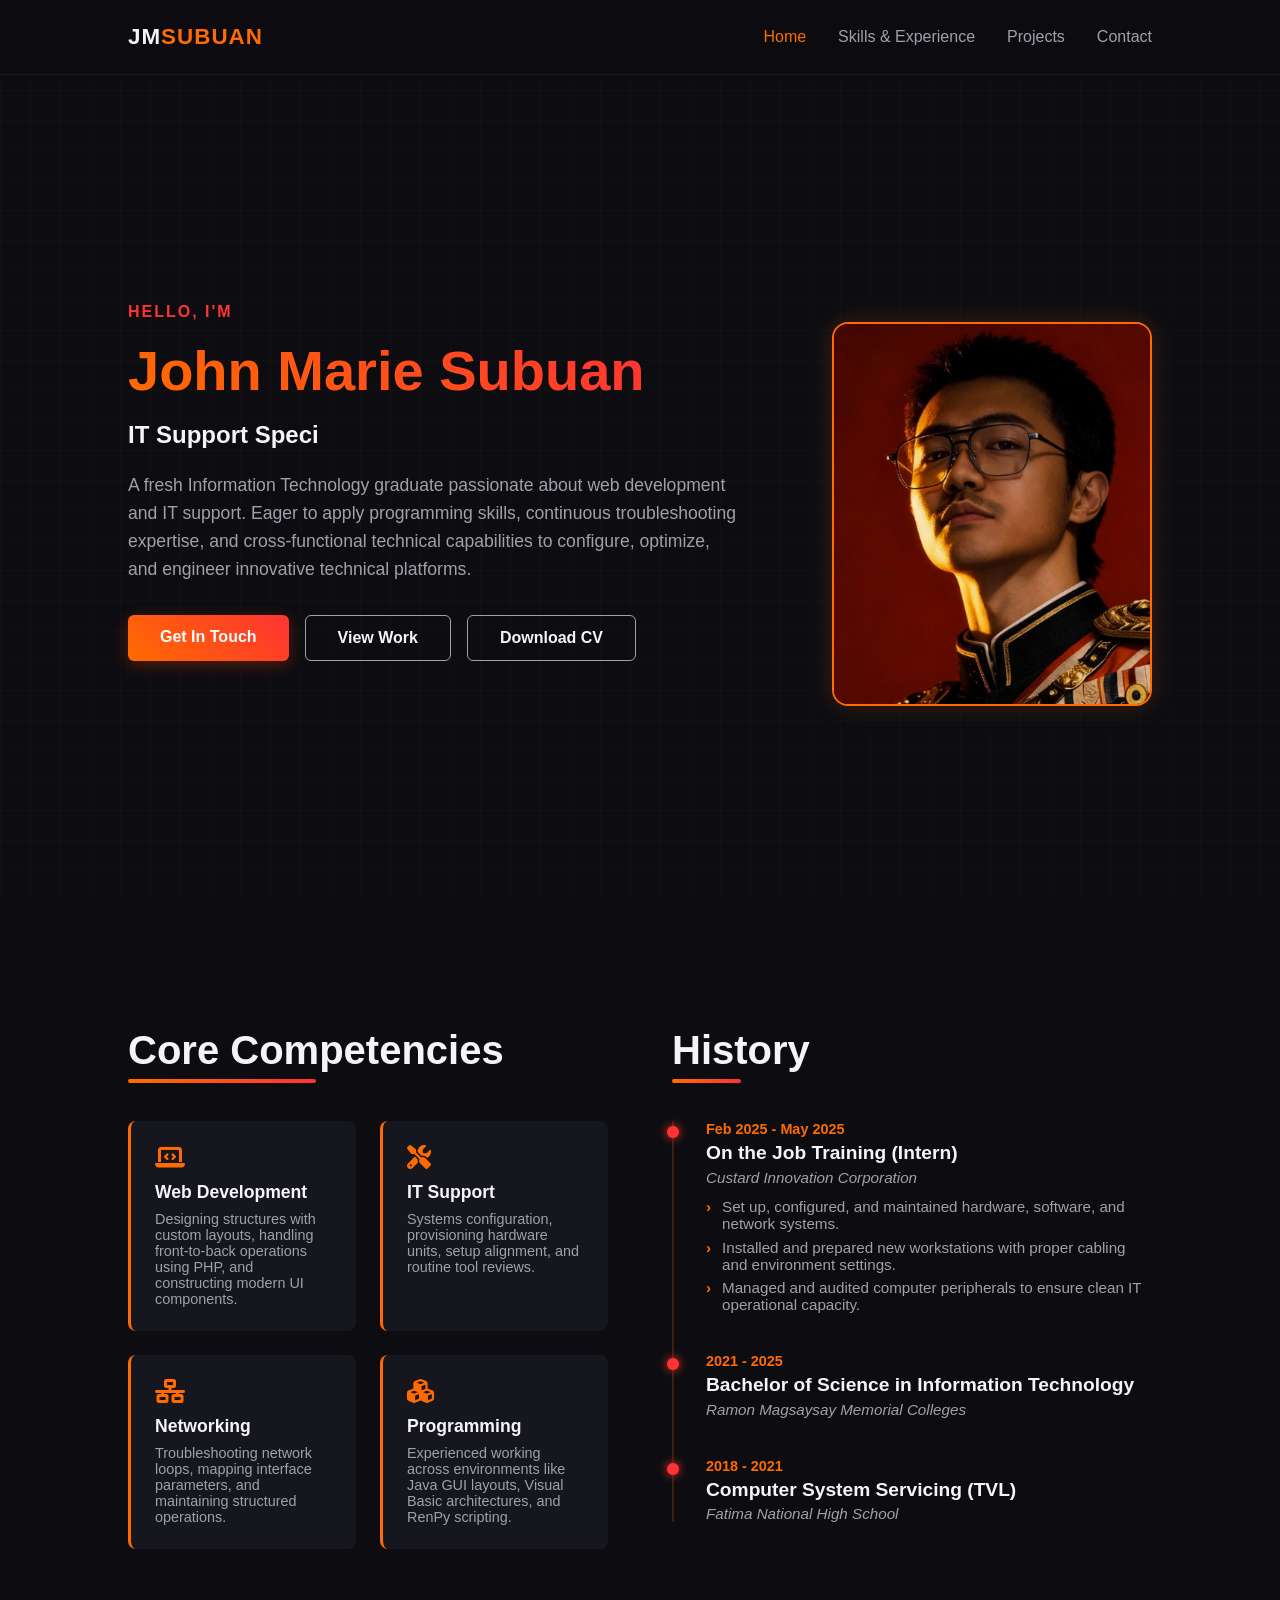
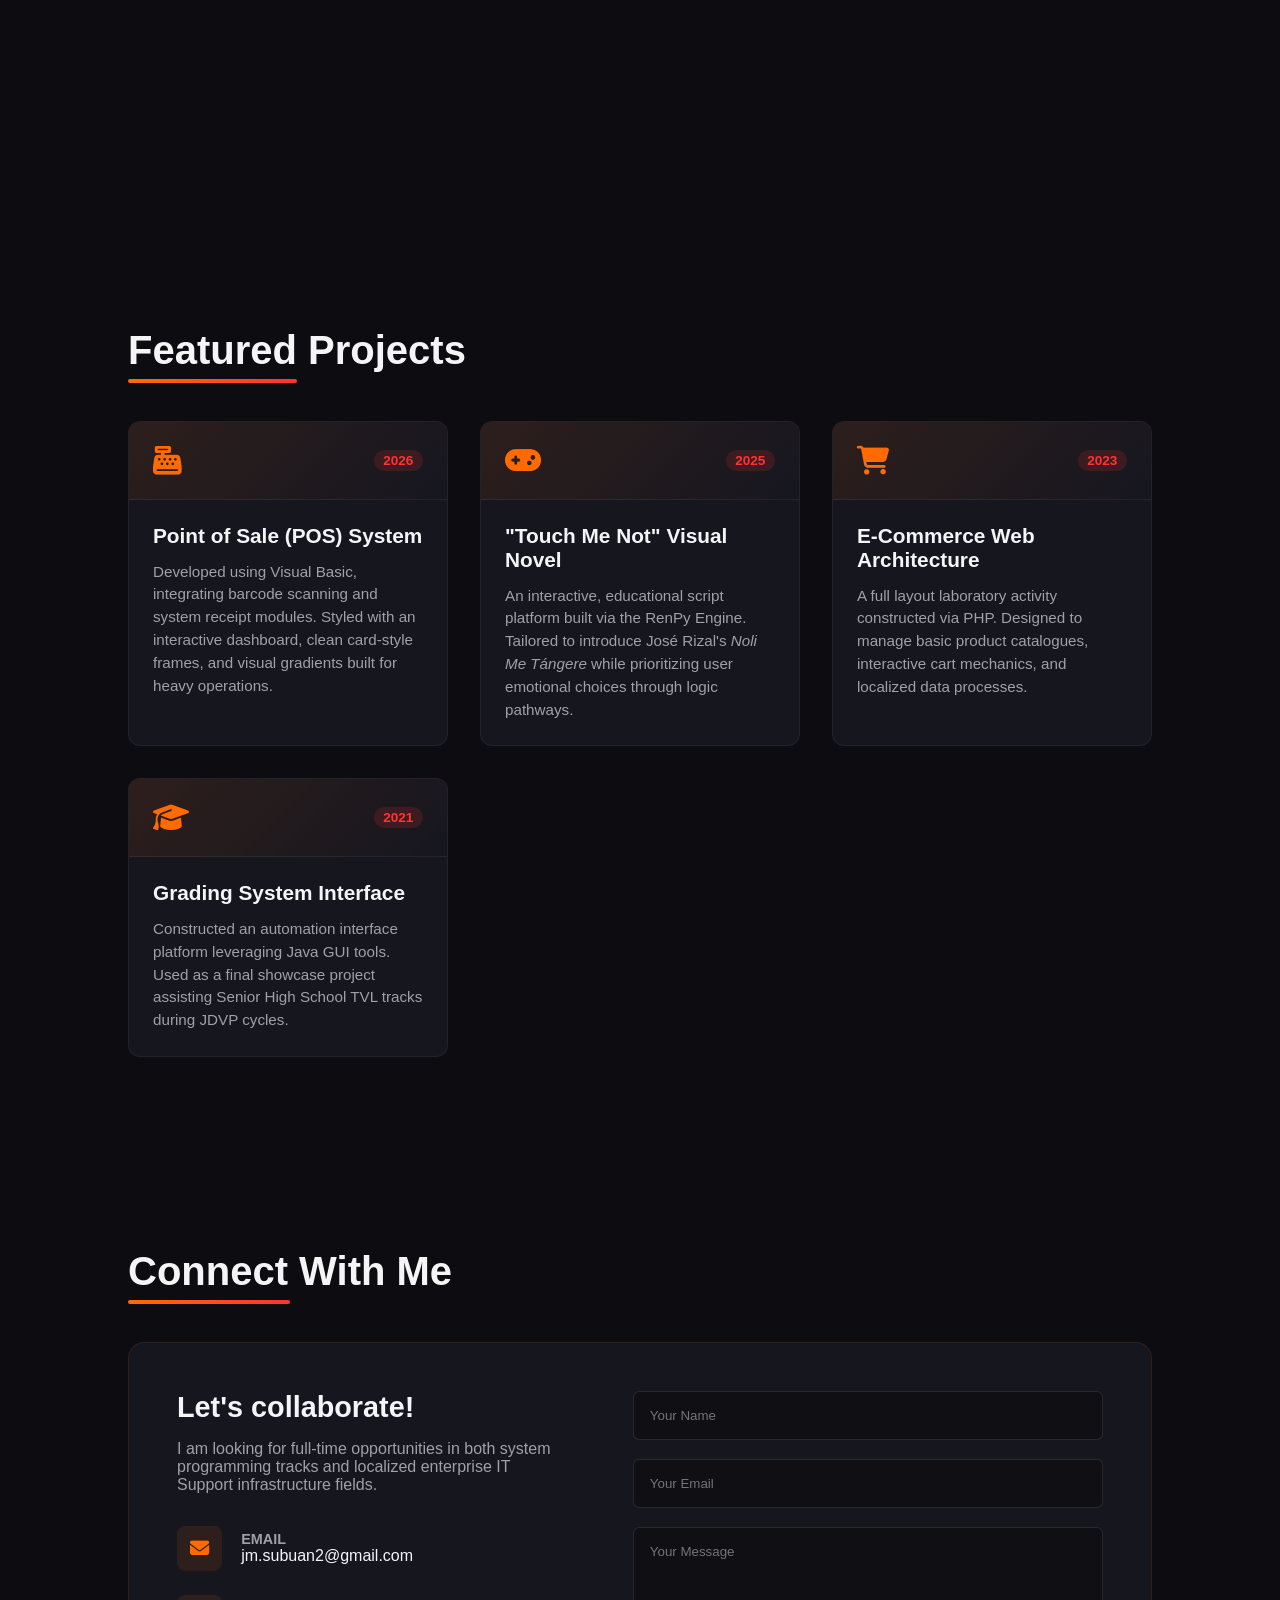
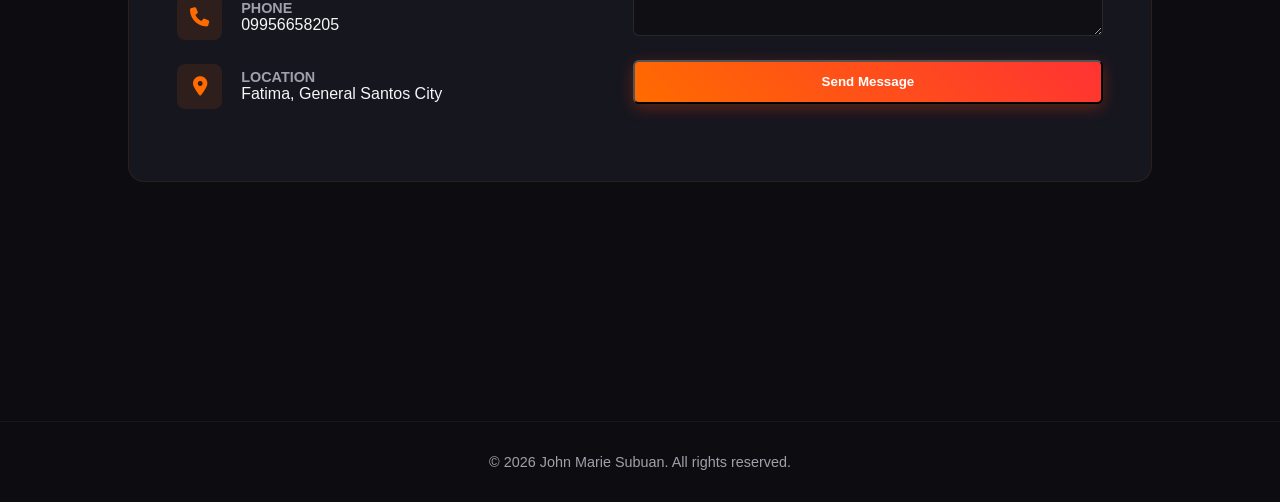
<file: index.html>
<!DOCTYPE html>
<html lang="en">
<head>
    <meta charset="UTF-8">
    <meta name="viewport" content="width=device-width, initial-scale=1.0">
    <title>John Marie Subuan | Portfolio</title>
    <link rel="stylesheet" href="main_css.css">
    <link rel="stylesheet" href="https://cdnjs.cloudflare.com/ajax/libs/font-awesome/6.4.0/css/all.min.css">
</head>
<body>
    
    <!-- Navigation Bar -->
    <nav>
        <div class="logo">JM<span>SUBUAN</span></div>
        <div class="hamburger" id="hamburger">
            <span></span>
            <span></span>
            <span></span>
        </div>
        <ul class="nav-links" id="navLinks">
            <li><a href="#home" class="active">Home</a></li>
            <li><a href="#about">Skills & Experience</a></li>
            <li><a href="#projects">Projects</a></li>
            <li><a href="#contact">Contact</a></li>
        </ul>
    </nav>

    <!-- Home/Hero Section -->
    <section id="home" class="hero">
        <div class="hero-content">
            <span class="hero-tag">HELLO, I'M</span>
            <h1><span>John Marie Subuan</span></h1>
            <div class="type_con">
                <h2><span id="typing"></span></h2>
            </div>
            <p>A fresh Information Technology graduate passionate about web development and IT support. Eager to apply programming skills, continuous troubleshooting expertise, and cross-functional technical capabilities to configure, optimize, and engineer innovative technical platforms.</p>
            <div class="cta-buttons">
                <a href="#contact" class="btn btn-primary">Get In Touch</a>
                <a href="#projects" class="btn btn-secondary">View Work</a>
                <a href="CVSubuan.pdf" class="btn btn-secondary" download>Download CV</a>
            </div>
        </div>
        <div class="hero-image-container">
            <!-- Replace 'profile.jpg' with your photo file name if you place it in the same GitHub folder -->
            <img src="profile.jpg" alt="John Marie Subuan wearing a traditional Filipino barong and school sash in a formal studio portrait with a calm confident tone" class="hero-image" onerror="this.style.display='none'; this.parentNode.innerHTML='<div style=\'width:100%; height:100%; display:flex; flex-direction:column; align-items:center; justify-content:center; background:var(--card-black); border:2px dashed var(--tech-orange); border-radius:16px; color:var(--tech-orange)\'><i class=\'fa-solid fa-code-branch\' style=\'font-size:3rem; margin-bottom:10px;\'></i><span>[ Tech Portfolio ]</span></div>'">
        </div>
    </section>

    <!-- Skills & Experience Section -->
    <section id="about">
        <div class="split-container">
            <!-- Left Side: Skills -->
            <div>
                <h2 class="section-title">Core Competencies</h2>
                <div class="skills-grid">
                    <div class="skill-card">
                        <i class="fa-solid fa-laptop-code"></i>
                        <h3>Web Development</h3>
                        <p>Designing structures with custom layouts, handling front-to-back operations using PHP, and constructing modern UI components.</p>
                    </div>
                    <div class="skill-card">
                        <i class="fa-solid fa-screwdriver-wrench"></i>
                        <h3>IT Support</h3>
                        <p>Systems configuration, provisioning hardware units, setup alignment, and routine tool reviews.</p>
                    </div>
                    <div class="skill-card">
                        <i class="fa-solid fa-network-wired"></i>
                        <h3>Networking</h3>
                        <p>Troubleshooting network loops, mapping interface parameters, and maintaining structured operations.</p>
                    </div>
                    <div class="skill-card">
                        <i class="fa-solid fa-cubes"></i>
                        <h3>Programming</h3>
                        <p>Experienced working across environments like Java GUI layouts, Visual Basic architectures, and RenPy scripting.</p>
                    </div>
                </div>
            </div>

            <!-- Right Side: Experience & Education -->
            <div>
                <h2 class="section-title">History</h2>
                <div class="timeline">
                    <!-- Internship -->
                    <div class="timeline-item">
                        <div class="timeline-date">Feb 2025 - May 2025</div>
                        <h3 class="timeline-title">On the Job Training (Intern)</h3>
                        <div class="timeline-subtitle">Custard Innovation Corporation</div>
                        <ul>
                            <li>Set up, configured, and maintained hardware, software, and network systems.</li>
                            <li>Installed and prepared new workstations with proper cabling and environment settings.</li>
                            <li>Managed and audited computer peripherals to ensure clean IT operational capacity.</li>
                        </ul>
                    </div>
                    <!-- College -->
                    <div class="timeline-item">
                        <div class="timeline-date">2021 - 2025</div>
                        <h3 class="timeline-title">Bachelor of Science in Information Technology</h3>
                        <div class="timeline-subtitle">Ramon Magsaysay Memorial Colleges</div>
                    </div>
                    <!-- High School -->
                    <div class="timeline-item">
                        <div class="timeline-date">2018 - 2021</div>
                        <h3 class="timeline-title">Computer System Servicing (TVL)</h3>
                        <div class="timeline-subtitle">Fatima National High School</div>
                    </div>
                </div>
            </div>
        </div>
    </section>

    <!-- Projects Section -->
    <section id="projects">
        <h2 class="section-title">Featured Projects</h2>
        <div class="projects-grid">
            <!-- Project 1 -->
            <div class="project-card">
                <div class="project-header">
                    <i class="fa-solid fa-cash-register"></i>
                    <span class="project-year">2026</span>
                </div>
                <div class="project-body">
                    <h3>Point of Sale (POS) System</h3>
                    <p>Developed using Visual Basic, integrating barcode scanning and system receipt modules. Styled with an interactive dashboard, clean card-style frames, and visual gradients built for heavy operations.</p>
                </div>
            </div>
            <!-- Project 2 -->
            <div class="project-card">
                <div class="project-header">
                    <i class="fa-solid fa-gamepad"></i>
                    <span class="project-year">2025</span>
                </div>
                <div class="project-body">
                    <h3>"Touch Me Not" Visual Novel</h3>
                    <p>An interactive, educational script platform built via the RenPy Engine. Tailored to introduce José Rizal's <em>Noli Me Tángere</em> while prioritizing user emotional choices through logic pathways.</p>
                </div>
            </div>
            <!-- Project 3 -->
            <div class="project-card">
                <div class="project-header">
                    <i class="fa-solid fa-cart-shopping"></i>
                    <span class="project-year">2023</span>
                </div>
                <div class="project-body">
                    <h3>E-Commerce Web Architecture</h3>
                    <p>A full layout laboratory activity constructed via PHP. Designed to manage basic product catalogues, interactive cart mechanics, and localized data processes.</p>
                </div>
            </div>
            <!-- Project 4 -->
            <div class="project-card">
                <div class="project-header">
                    <i class="fa-solid fa-graduation-cap"></i>
                    <span class="project-year">2021</span>
                </div>
                <div class="project-body">
                    <h3>Grading System Interface</h3>
                    <p>Constructed an automation interface platform leveraging Java GUI tools. Used as a final showcase project assisting Senior High School TVL tracks during JDVP cycles.</p>
                </div>
            </div>
        </div>
    </section>

    <!-- Contact Section -->
    <section id="contact">
        <h2 class="section-title">Connect With Me</h2>
        <div class="contact-container">
            <div class="contact-info">
                <h3>Let's collaborate!</h3>
                <p>I am looking for full-time opportunities in both system programming tracks and localized enterprise IT Support infrastructure fields.</p>
                
                <div class="contact-method">
                    <div class="contact-icon"><i class="fa-solid fa-envelope"></i></div>
                    <div class="contact-text">
                        <h4>Email</h4>
                        <p>jm.subuan2@gmail.com</p>
                    </div>
                </div>
                <div class="contact-method">
                    <div class="contact-icon"><i class="fa-solid fa-phone"></i></div>
                    <div class="contact-text">
                        <h4>Phone</h4>
                        <p>09956658205</p>
                    </div>
                </div>
                <div class="contact-method">
                    <div class="contact-icon"><i class="fa-solid fa-location-dot"></i></div>
                    <div class="contact-text">
                        <h4>Location</h4>
                        <p>Fatima, General Santos City</p>
                    </div>
                </div>
            </div>

            <!-- Basic Contact Form Interface -->
        <form class="contact-form" action="https://formspree.io/f/xdarazgj" method="POST">
          <div class="form-group">
            <input type="text" name="name" placeholder="Your Name" required>
          </div>
          <div class="form-group">
            <input type="email" name="email" placeholder="Your Email" required>
          </div>
          <div class="form-group">
            <textarea name="message" rows="5" placeholder="Your Message" required></textarea>
          </div>
          <button type="submit" class="btn btn-primary">Send Message</button>
        </form>

        </div>
    </section>

    <!-- Footer Section -->
    <footer>
        <p>&copy; 2026 John Marie Subuan. All rights reserved.</p>
    </footer>

    <!-- Active Navigation Highlight script -->
    <script src="main_script.js"></script>
</body>
</html>
</file>
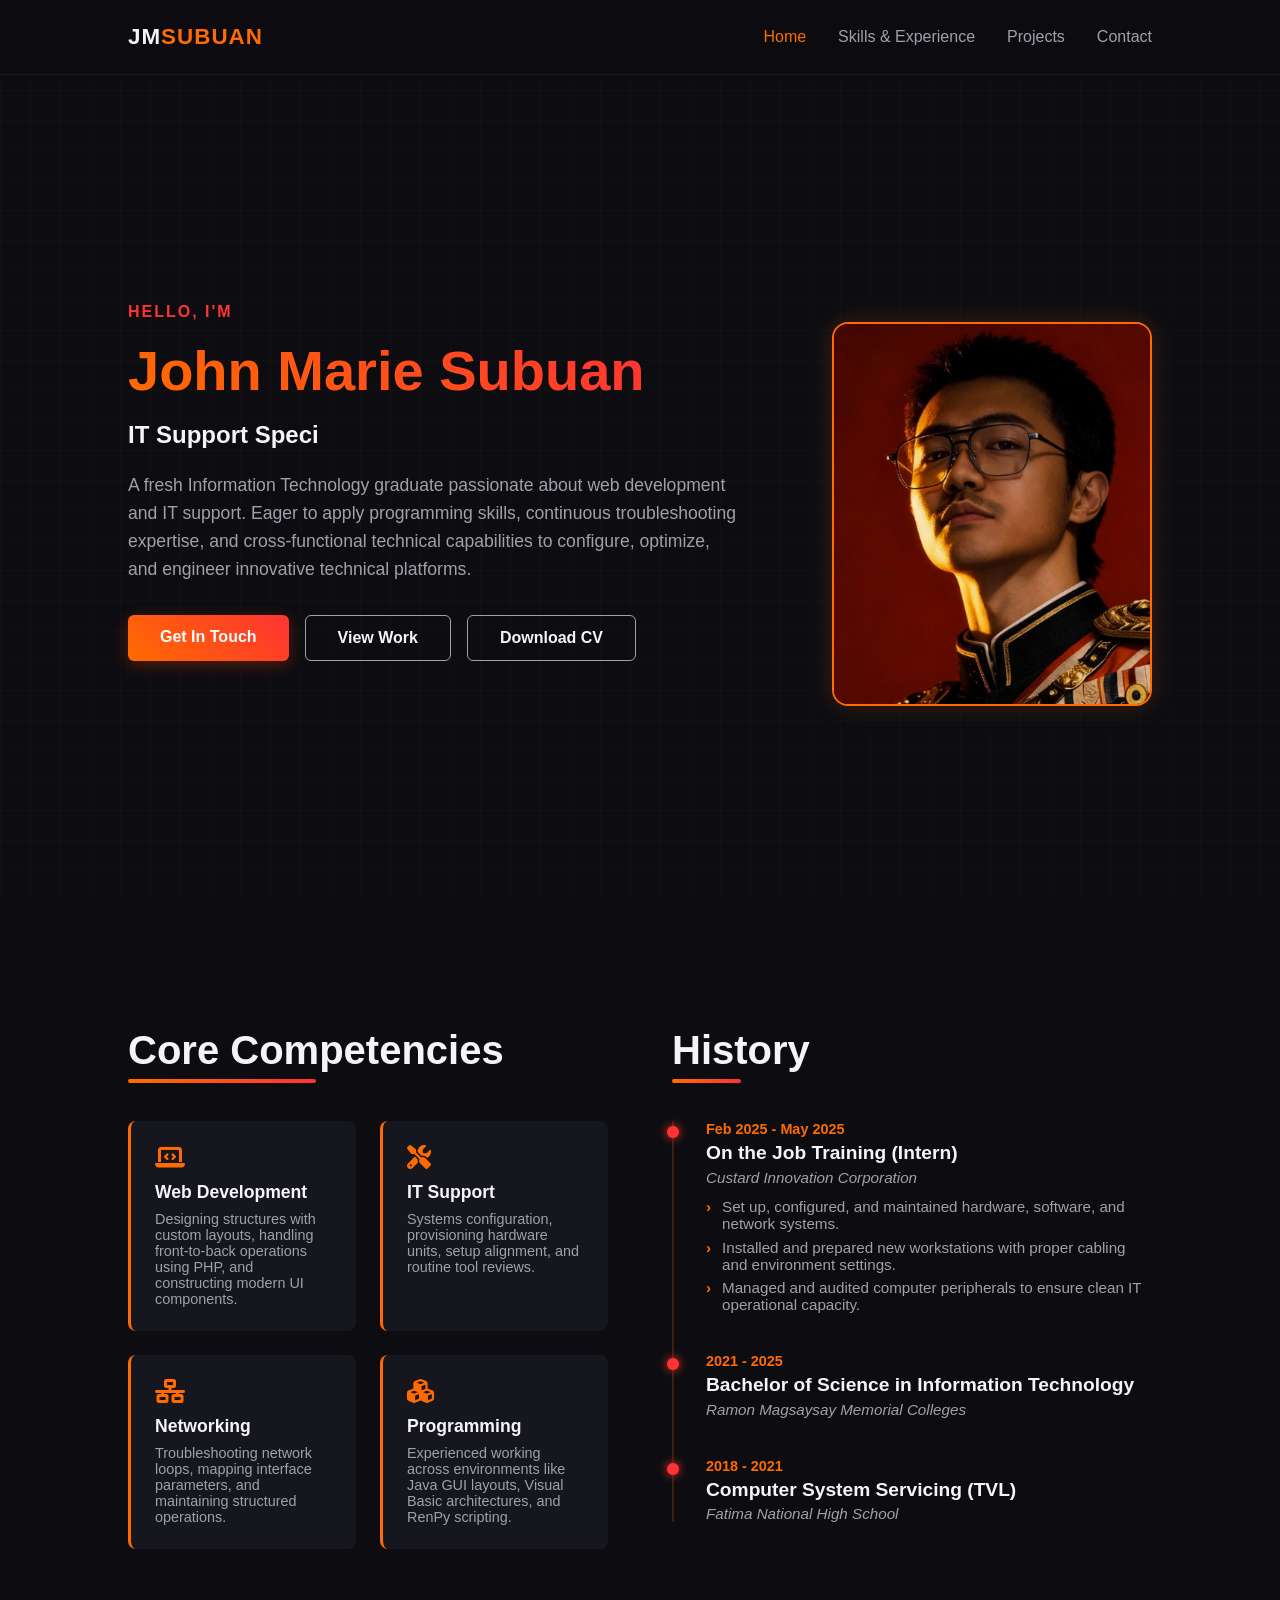
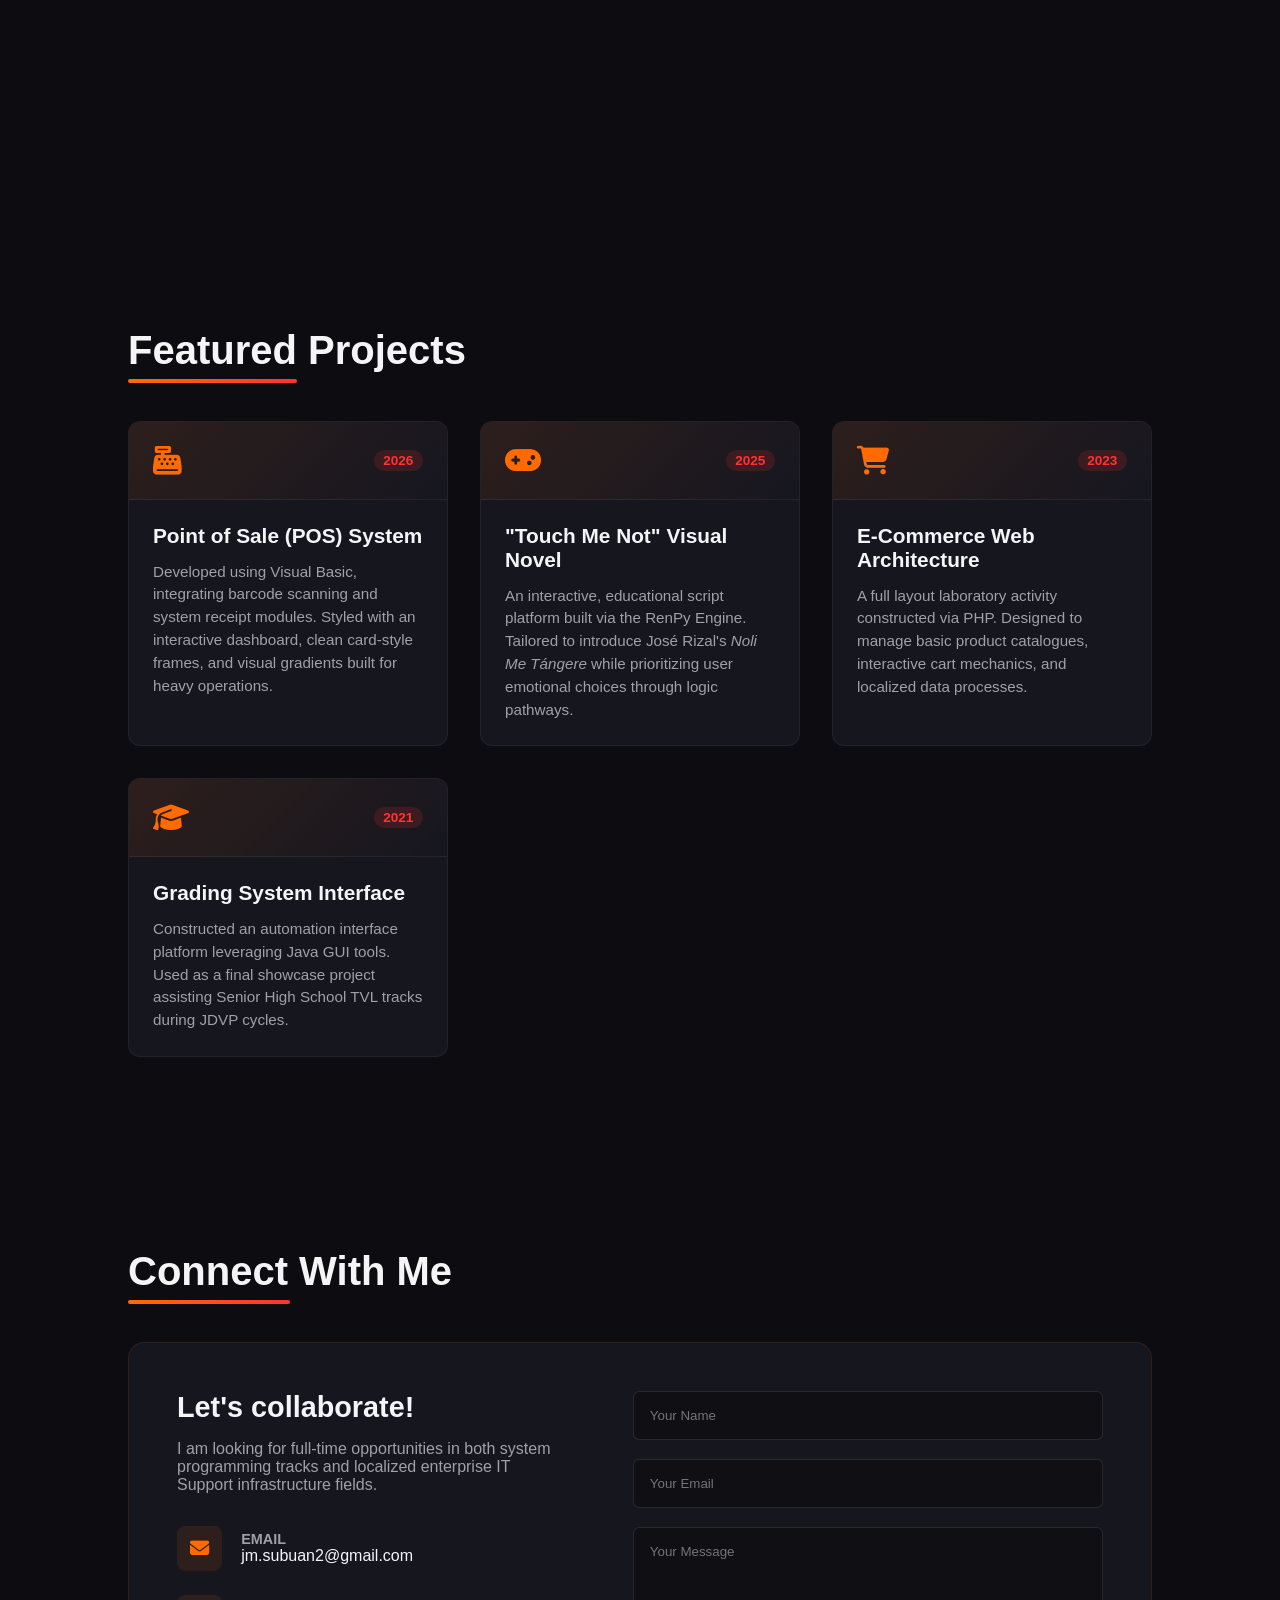
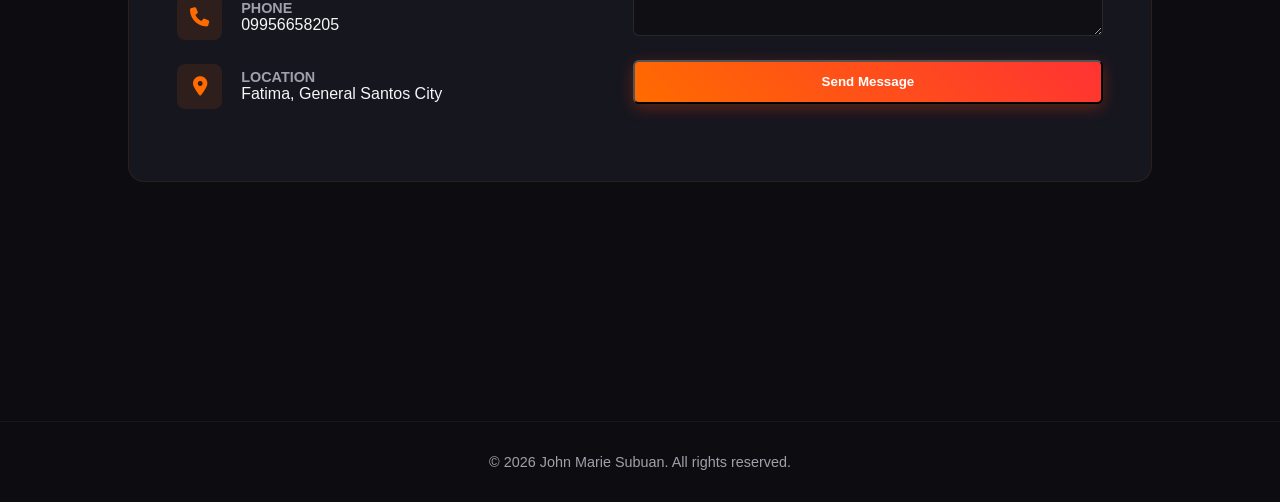
<file: main.html>
<!DOCTYPE html>
<html lang="en">
<head>
    <meta charset="UTF-8">
    <meta name="viewport" content="width=device-width, initial-scale=1.0">
    <title>John Marie Subuan | Portfolio</title>
    <link rel="stylesheet" href="main_css.css">
    <link rel="stylesheet" href="https://cdnjs.cloudflare.com/ajax/libs/font-awesome/6.4.0/css/all.min.css">
</head>
<body>
    
    <!-- Navigation Bar -->
    <nav>
        <div class="logo">JM<span>SUBUAN</span></div>
        <ul class="nav-links">
            <li><a href="#home" class="active">Home</a></li>
            <li><a href="#about">Skills & Experience</a></li>
            <li><a href="#projects">Projects</a></li>
            <li><a href="#contact">Contact</a></li>
        </ul>
    </nav>

    <!-- Home/Hero Section -->
    <section id="home" class="hero">
        <div class="hero-content">
            <span class="hero-tag">HELLO, I'M</span>
            <h1><span>John Marie Subuan</span></h1>
            <div class="type_con">
                <h2><span id="typing"></span></h2>
            </div>
            <p>A fresh Information Technology graduate passionate about web development and IT support. Eager to apply programming skills, continuous troubleshooting expertise, and cross-functional technical capabilities to configure, optimize, and engineer innovative technical platforms.</p>
            <div class="cta-buttons">
                <a href="#contact" class="btn btn-primary">Get In Touch</a>
                <a href="#projects" class="btn btn-secondary">View Work</a>
                <a href="CVSubuan.pdf" class="btn btn-secondary" download>Download CV</a>
            </div>
        </div>
        <div class="hero-image-container">
            <!-- Replace 'profile.jpg' with your photo file name if you place it in the same GitHub folder -->
            <img src="profile.jpg" alt="John Marie Subuan wearing a traditional Filipino barong and school sash in a formal studio portrait with a calm confident tone" class="hero-image" onerror="this.style.display='none'; this.parentNode.innerHTML='<div style=\'width:100%; height:100%; display:flex; flex-direction:column; align-items:center; justify-content:center; background:var(--card-black); border:2px dashed var(--tech-orange); border-radius:16px; color:var(--tech-orange)\'><i class=\'fa-solid fa-code-branch\' style=\'font-size:3rem; margin-bottom:10px;\'></i><span>[ Tech Portfolio ]</span></div>'">
        </div>
    </section>

    <!-- Skills & Experience Section -->
    <section id="about">
        <div class="split-container">
            <!-- Left Side: Skills -->
            <div>
                <h2 class="section-title">Core Competencies</h2>
                <div class="skills-grid">
                    <div class="skill-card">
                        <i class="fa-solid fa-laptop-code"></i>
                        <h3>Web Development</h3>
                        <p>Designing structures with custom layouts, handling front-to-back operations using PHP, and constructing modern UI components.</p>
                    </div>
                    <div class="skill-card">
                        <i class="fa-solid fa-screwdriver-wrench"></i>
                        <h3>IT Support</h3>
                        <p>Systems configuration, provisioning hardware units, setup alignment, and routine tool reviews.</p>
                    </div>
                    <div class="skill-card">
                        <i class="fa-solid fa-network-wired"></i>
                        <h3>Networking</h3>
                        <p>Troubleshooting network loops, mapping interface parameters, and maintaining structured operations.</p>
                    </div>
                    <div class="skill-card">
                        <i class="fa-solid fa-cubes"></i>
                        <h3>Programming</h3>
                        <p>Experienced working across environments like Java GUI layouts, Visual Basic architectures, and RenPy scripting.</p>
                    </div>
                </div>
            </div>

            <!-- Right Side: Experience & Education -->
            <div>
                <h2 class="section-title">History</h2>
                <div class="timeline">
                    <!-- Internship -->
                    <div class="timeline-item">
                        <div class="timeline-date">Feb 2025 - May 2025</div>
                        <h3 class="timeline-title">On the Job Training (Intern)</h3>
                        <div class="timeline-subtitle">Custard Innovation Corporation</div>
                        <ul>
                            <li>Set up, configured, and maintained hardware, software, and network systems.</li>
                            <li>Installed and prepared new workstations with proper cabling and environment settings.</li>
                            <li>Managed and audited computer peripherals to ensure clean IT operational capacity.</li>
                        </ul>
                    </div>
                    <!-- College -->
                    <div class="timeline-item">
                        <div class="timeline-date">2021 - 2025</div>
                        <h3 class="timeline-title">Bachelor of Science in Information Technology</h3>
                        <div class="timeline-subtitle">Ramon Magsaysay Memorial Colleges</div>
                    </div>
                    <!-- High School -->
                    <div class="timeline-item">
                        <div class="timeline-date">2018 - 2021</div>
                        <h3 class="timeline-title">Computer System Servicing (TVL)</h3>
                        <div class="timeline-subtitle">Fatima National High School</div>
                    </div>
                </div>
            </div>
        </div>
    </section>

    <!-- Projects Section -->
    <section id="projects">
        <h2 class="section-title">Featured Projects</h2>
        <div class="projects-grid">
            <!-- Project 1 -->
            <div class="project-card">
                <div class="project-header">
                    <i class="fa-solid fa-cash-register"></i>
                    <span class="project-year">2026</span>
                </div>
                <div class="project-body">
                    <h3>Point of Sale (POS) System</h3>
                    <p>Developed using Visual Basic, integrating barcode scanning and system receipt modules. Styled with an interactive dashboard, clean card-style frames, and visual gradients built for heavy operations.</p>
                </div>
            </div>
            <!-- Project 2 -->
            <div class="project-card">
                <div class="project-header">
                    <i class="fa-solid fa-gamepad"></i>
                    <span class="project-year">2025</span>
                </div>
                <div class="project-body">
                    <h3>"Touch Me Not" Visual Novel</h3>
                    <p>An interactive, educational script platform built via the RenPy Engine. Tailored to introduce José Rizal's <em>Noli Me Tángere</em> while prioritizing user emotional choices through logic pathways.</p>
                </div>
            </div>
            <!-- Project 3 -->
            <div class="project-card">
                <div class="project-header">
                    <i class="fa-solid fa-cart-shopping"></i>
                    <span class="project-year">2023</span>
                </div>
                <div class="project-body">
                    <h3>E-Commerce Web Architecture</h3>
                    <p>A full layout laboratory activity constructed via PHP. Designed to manage basic product catalogues, interactive cart mechanics, and localized data processes.</p>
                </div>
            </div>
            <!-- Project 4 -->
            <div class="project-card">
                <div class="project-header">
                    <i class="fa-solid fa-graduation-cap"></i>
                    <span class="project-year">2021</span>
                </div>
                <div class="project-body">
                    <h3>Grading System Interface</h3>
                    <p>Constructed an automation interface platform leveraging Java GUI tools. Used as a final showcase project assisting Senior High School TVL tracks during JDVP cycles.</p>
                </div>
            </div>
        </div>
    </section>

    <!-- Contact Section -->
    <section id="contact">
        <h2 class="section-title">Connect With Me</h2>
        <div class="contact-container">
            <div class="contact-info">
                <h3>Let's collaborate!</h3>
                <p>I am looking for full-time opportunities in both system programming tracks and localized enterprise IT Support infrastructure fields.</p>
                
                <div class="contact-method">
                    <div class="contact-icon"><i class="fa-solid fa-envelope"></i></div>
                    <div class="contact-text">
                        <h4>Email</h4>
                        <p>jm.subuan2@gmail.com</p>
                    </div>
                </div>
                <div class="contact-method">
                    <div class="contact-icon"><i class="fa-solid fa-phone"></i></div>
                    <div class="contact-text">
                        <h4>Phone</h4>
                        <p>09956658205</p>
                    </div>
                </div>
                <div class="contact-method">
                    <div class="contact-icon"><i class="fa-solid fa-location-dot"></i></div>
                    <div class="contact-text">
                        <h4>Location</h4>
                        <p>Fatima, General Santos City</p>
                    </div>
                </div>
            </div>

            <!-- Basic Contact Form Interface -->
        <form class="contact-form" action="https://formspree.io/f/xdarazgj" method="POST">
          <div class="form-group">
            <input type="text" name="name" placeholder="Your Name" required>
          </div>
          <div class="form-group">
            <input type="email" name="email" placeholder="Your Email" required>
          </div>
          <div class="form-group">
            <textarea name="message" rows="5" placeholder="Your Message" required></textarea>
          </div>
          <button type="submit" class="btn btn-primary">Send Message</button>
        </form>

        </div>
    </section>

    <!-- Footer Section -->
    <footer>
        <p>&copy; 2026 John Marie Subuan. All rights reserved.</p>
    </footer>

    <!-- Active Navigation Highlight script -->
    <script src="main_script.js"></script>
</body>
</html>
</file>
<file: main_css.css>
:root {
     --bg-black: #0d0d11;
     --card-black: #16161f;
     --tech-orange: #ff6b00;
     --tech-red: #ff3333;
     --text-white: #f5f5f7;
     --text-gray: #a0a0aa;
}
* {
     margin: 0;
     padding: 0;
     box-sizing: border-box;
     font-family: 'Segoe UI', Tahoma, Geneva, Verdana, sans-serif;
     scroll-behavior: smooth;
}
body {
     background-color: var(--bg-black);
     color: var(--text-white);
     overflow-x: hidden;
}
 /* Tech Grid Background Effect */
body::before {
     content: "";
     position: fixed;
     top: 0;
     left: 0;
     width: 100%;
     height: 100%;
     background-image: 
         linear-gradient(rgba(255, 107, 0, 0.03) 1px, transparent 1px),
         linear-gradient(90deg, rgba(255, 107, 0, 0.03) 1px, transparent 1px);
     background-size: 30px 30px;
     z-index: -1;
}
 /* Navigation */
 nav {
     position: fixed;
     top: 0;
     width: 100%;
     background: rgba(13, 13, 17, 0.95);
     backdrop-filter: blur(10px);
     border-bottom: 1px solid rgba(255, 107, 0, 0.1);
     display: flex;
     justify-content: space-between;
     align-items: center;
     padding: 1.5rem 10%;
     z-index: 100;
}
.logo {
     font-weight: 800;
     font-size: 1.4rem;
     letter-spacing: 1px;
     color: var(--text-white);
}
.logo span {
     color: var(--tech-orange);
}
.nav-links {
     display: flex;
     list-style: none;
     gap: 2rem;
}
.nav-links a {
     color: var(--text-gray);
     text-decoration: none;
     font-weight: 500;
     transition: 0.3s;
}
.nav-links a:hover, .nav-links a.active {
     color: var(--tech-orange);
}
/* Mobile: Hide nav-links by default */
@media (max-width: 768px) {
    .nav-links {
        display: none;
    }
}
/* Hamburger Menu */
.hamburger {
     display: none;
     flex-direction: column;
     cursor: pointer;
     gap: 6px;
}
.hamburger span {
     width: 25px;
     height: 3px;
     background: var(--text-white);
     border-radius: 2px;
     transition: 0.3s;
}
.hamburger.active span:nth-child(1) {
     transform: rotate(45deg) translate(8px, 8px);
}
.hamburger.active span:nth-child(2) {
     opacity: 0;
}
.hamburger.active span:nth-child(3) {
     transform: rotate(-45deg) translate(7px, -7px);
}
 /* Sections General */
section {
     padding: 8rem 10% 4rem 10%;
     min-height: 100vh;
}
.section-title {
     font-size: 2.5rem;
     margin-bottom: 3rem;
     position: relative;
     display: inline-block;
}
.section-title::after {
     content: '';
     position: absolute;
     left: 0;
     bottom: -10px;
     width: 50%;
     height: 4px;
     background: linear-gradient(90deg, var(--tech-orange), var(--tech-red));
     border-radius: 2px;
}
 /* Hero Section */
.hero {
     display: flex;
     align-items: center;
     justify-content: space-between;
     gap: 2rem;
}
.hero-content {
     max-width: 60%;
}
.hero-tag {
     color: var(--tech-red);
     font-weight: 600;
     letter-spacing: 2px;
     text-transform: uppercase;
     margin-bottom: 1rem;
     display: block;
}
.hero-content .type_con{
    height: 50px;
}
.hero h1 {
     font-size: 3.5rem;
     margin-bottom: 1rem;
     line-height: 1.2;
}
.hero h1 span {
     color: var(--tech-orange);
     background: linear-gradient(45deg, var(--tech-orange), var(--tech-red));
     -webkit-background-clip: text;
     -webkit-text-fill-color: transparent;
}
.hero p {
     color: var(--text-gray);
     font-size: 1.1rem;
     line-height: 1.6;
     margin-bottom: 2rem;
}
.hero-image-container {
     position: relative;
     width: 320px;
     height: 320px;
}
 /* Fallback Placeholder Frame for Profile Picture */
.hero-image {
     width: 100%;
     height: 120%;
     border-radius: 16px;
     object-fit: cover;
     border: 2px solid var(--tech-orange);
     box-shadow: 0 0 25px rgba(255, 107, 0, 0.2);
     background: var(--card-black);
}
.cta-buttons {
     display: flex;
     gap: 1rem;
}
.btn {
     display: inline-block;
     padding: 0.8rem 2rem;
     border-radius: 6px;
     text-decoration: none;
     font-weight: 600;
     transition: 0.3s;
}
.btn-primary {
     background: linear-gradient(45deg, var(--tech-orange), var(--tech-red));
     color: white;
     box-shadow: 0 4px 15px rgba(255, 67, 0, 0.3);
}
.btn-primary:hover {
     transform: translateY(-2px);
     box-shadow: 0 6px 20px rgba(255, 67, 0, 0.5);
}
.btn-secondary {
     border: 1px solid var(--text-gray);
     color: var(--text-white);
}
.btn-secondary:hover {
     background: rgba(255, 255, 255, 0.05);
     border-color: var(--tech-orange);
     color: var(--tech-orange);
}
 /* Skills & Experience */
.split-container {
     display: grid;
     grid-template-columns: 1fr 1fr;
     gap: 4rem;
}
.skills-grid {
     display: grid;
     grid-template-columns: 1fr 1fr;
     gap: 1.5rem;
}
.skill-card {
     background: var(--card-black);
     padding: 1.5rem;
     border-radius: 8px;
     border-left: 3px solid var(--tech-orange);
     transition: 0.3s;
}
.skill-card:hover {
     transform: translateY(-3px);
     border-left-color: var(--tech-red);
}
.skill-card i {
     font-size: 1.5rem;
     color: var(--tech-orange);
     margin-bottom: 0.8rem;
}
.skill-card h3 {
     font-size: 1.1rem;
     margin-bottom: 0.5rem;
}
.skill-card p {
     font-size: 0.9rem;
     color: var(--text-gray);
}
 /* Timeline (Experience & Education) */
.timeline {
     position: relative;
     border-left: 2px solid rgba(255, 107, 0, 0.2);
     padding-left: 2rem;
}
.timeline-item {
     position: relative;
     margin-bottom: 2.5rem;
}
.timeline-item::before {
     content: '';
     position: absolute;
     left: calc(-2rem - 7px);
     top: 5px;
     width: 12px;
     height: 12px;
     border-radius: 50%;
     background: var(--tech-red);
     box-shadow: 0 0 10px var(--tech-red);
}
.timeline-date {
     color: var(--tech-orange);
     font-size: 0.9rem;
     font-weight: 600;
     margin-bottom: 0.3rem;
}
.timeline-title {
     font-size: 1.2rem;
     margin-bottom: 0.3rem;
}
.timeline-subtitle {
     color: var(--text-gray);
     font-size: 0.95rem;
     margin-bottom: 0.8rem;
     font-style: italic;
}
.timeline-item ul {
     list-style-type: none;
}
.timeline-item li {
     color: var(--text-gray);
     font-size: 0.95rem;
     margin-bottom: 0.4rem;
     position: relative;
     padding-left: 1rem;
}
.timeline-item li::before {
     content: "›";
     position: absolute;
     left: 0;
     color: var(--tech-orange);
     font-weight: bold;
}
 /* Projects Section */
.projects-grid {
     display: grid;
     grid-template-columns: repeat(auto-fit, minmax(300px, 1fr));
     gap: 2rem;
}
.project-card {
     background: var(--card-black);
     border-radius: 12px;
     border: 1px solid rgba(255, 255, 255, 0.05);
     overflow: hidden;
     transition: 0.3s;
     display: flex;
     flex-direction: column;
}
.project-card:hover {
     transform: translateY(-5px);
     border-color: rgba(255, 107, 0, 0.3);
     box-shadow: 0 10px 20px rgba(0,0,0,0.3);
}
.project-header {
    padding: 1.5rem;
    background: linear-gradient(135deg, rgba(255, 107, 0, 0.1), transparent);
     border-bottom: 1px solid rgba(255, 255, 255, 0.05);
     display: flex;
     justify-content: space-between;
     align-items: center;
}
.project-header i {
     font-size: 1.8rem;
     color: var(--tech-orange);
}
.project-year {
     font-size: 0.85rem;
     background: rgba(255, 51, 51, 0.15);
     color: var(--tech-red);
     padding: 0.2rem 0.6rem;
     border-radius: 20px;
     font-weight: 600;
}
.project-body {
     padding: 1.5rem;
     flex-grow: 1;
}
.project-body h3 {
     margin-bottom: 0.8rem;
     font-size: 1.3rem;
}
.project-body p {
     color: var(--text-gray);
     font-size: 0.95rem;
     line-height: 1.5;
}
 /* Contact Section */
.contact-container {
     display: grid;
     grid-template-columns: 1fr 1.2fr;
     gap: 4rem;
     background: var(--card-black);
     padding: 3rem;
     border-radius: 16px;
     border: 1px solid rgba(255, 107, 0, 0.1);
}
.contact-info h3 {
    font-size: 1.8rem;
    margin-bottom: 1rem;
}
.contact-info p {
    color: var(--text-gray);
    margin-bottom: 2rem;
}
.contact-method {
    display: flex;
    align-items: center;
    gap: 1.2rem;
    margin-bottom: 1.5rem;
}
.contact-icon {
    width: 45px;
    height: 45px;
    background: rgba(255, 107, 0, 0.1);
    border-radius: 8px;
    display: flex;
    align-items: center;
    justify-content: center;
    color: var(--tech-orange);
    font-size: 1.2rem;
}
.contact-text h4 {
    font-size: 0.9rem;
    color: var(--text-gray);
    text-transform: uppercase;
}
.contact-text p {
    margin-bottom: 0;
    color: var(--text-white);
    font-size: 1rem;
}
 /* Contact Form Styles */
.contact-form {
    display: flex;
    flex-direction: column;
    gap: 1.2rem;
}
.form-group input, .form-group textarea {
    width: 100%;
    padding: 1rem;
    background: rgba(13, 13, 17, 0.7);
    border: 1px solid rgba(255, 255, 255, 0.1);
    border-radius: 6px;
    color: white;
    outline: none;
    transition: 0.3s;
}
.form-group input:focus, .form-group textarea:focus {
    border-color: var(--tech-orange);
    box-shadow: 0 0 10px rgba(255, 107, 0, 0.2);
}
 /* Footer */
footer {
    text-align: center;
    padding: 2rem;
    border-top: 1px solid rgba(255, 255, 255, 0.05);
    color: var(--text-gray);
    font-size: 0.9rem;
}
 /* Responsive Settings - Tablet (768px and below) */
@media (max-width: 768px) {
    nav {
        padding: 1.2rem 5%;
    }
    .logo {
        font-size: 1.1rem;
    }
    .hamburger {
        display: flex;
    }
    .nav-links {
        display: none;
        position: absolute;
        top: 70px;
        left: 0;
        width: 100%;
        flex-direction: column;
        background: rgba(13, 13, 17, 0.98);
        padding: 2rem;
        gap: 1.5rem;
        overflow: hidden;
        transition: all 0.3s ease;
        border-bottom: 1px solid rgba(255, 107, 0, 0.1);
    }
    .nav-links.active {
        display: flex;
    }
    .nav-links a {
        font-size: 1.05rem;
        padding: 0.5rem 0;
    }
    section {
        padding: 5rem 5% 3rem 5%;
    }
    .hero {
        flex-direction: column-reverse;
        text-align: center;
        justify-content: center;
    }
    .hero-content {
        max-width: 100%;
    }
    .hero h1 {
        font-size: 2.5rem;
    }
    .hero p {
        font-size: 1rem;
    }
    .cta-buttons {
        justify-content: center;
        flex-wrap: wrap;
    }
    .btn {
        padding: 0.7rem 1.5rem;
        font-size: 0.95rem;
    }
    .split-container, .contact-container {
        grid-template-columns: 1fr;
        gap: 3rem;
    }
    .hero-image-container {
        width: 280px;
        height: 280px;
    }
    .skills-grid {
        grid-template-columns: 1fr;
    }
    .section-title {
        font-size: 2rem;
    }
}

/* Responsive Settings - Mobile (480px and below) */
@media (max-width: 480px) {
    nav {
        padding: 1rem 4%;
    }
    .logo {
        font-size: 0.95rem;
        letter-spacing: 0.5px;
    }
    section {
        padding: 4rem 4% 2rem 4%;
        min-height: auto;
    }
    .hero {
        gap: 1rem;
    }
    .hero-tag {
        font-size: 0.8rem;
        letter-spacing: 1px;
    }
    .hero h1 {
        font-size: 1.8rem;
        margin-bottom: 0.5rem;
    }
    .hero h1 span {
        display: block;
    }
    .hero .type_con {
        height: 35px;
    }
    .hero p {
        font-size: 0.9rem;
        line-height: 1.5;
        margin-bottom: 1.5rem;
    }
    .cta-buttons {
        flex-direction: column;
        gap: 0.8rem;
    }
    .btn {
        padding: 0.7rem 1.5rem;
        font-size: 0.9rem;
        width: 100%;
        text-align: center;
    }
    .hero-image-container {
        width: 220px;
        height: 220px;
    }
    .hero-image {
        height: 100%;
    }
    .section-title {
        font-size: 1.5rem;
        margin-bottom: 1.5rem;
    }
    .section-title::after {
        width: 100%;
    }
    .skill-card {
        padding: 1rem;
    }
    .skill-card i {
        font-size: 1.2rem;
    }
    .skill-card h3 {
        font-size: 1rem;
    }
    .skill-card p {
        font-size: 0.85rem;
    }
    .timeline {
        padding-left: 1.5rem;
    }
    .timeline-item::before {
        left: calc(-1.5rem - 6px);
    }
    .timeline-date {
        font-size: 0.8rem;
    }
    .timeline-title {
        font-size: 1rem;
    }
    .timeline-subtitle {
        font-size: 0.85rem;
    }
    .timeline-item li {
        font-size: 0.85rem;
    }
    .projects-grid {
        grid-template-columns: 1fr;
        gap: 1.5rem;
    }
    .project-header {
        padding: 1rem;
    }
    .project-header i {
        font-size: 1.4rem;
    }
    .project-body {
        padding: 1rem;
    }
    .project-body h3 {
        font-size: 1.1rem;
        margin-bottom: 0.6rem;
    }
    .project-body p {
        font-size: 0.85rem;
    }
    .project-year {
        font-size: 0.75rem;
        padding: 0.15rem 0.5rem;
    }
    .contact-container {
        padding: 2rem 1.5rem;
        gap: 2rem;
    }
    .contact-info h3 {
        font-size: 1.3rem;
    }
    .contact-method {
        gap: 1rem;
        margin-bottom: 1.2rem;
    }
    .contact-icon {
        width: 40px;
        height: 40px;
        font-size: 1rem;
    }
    .contact-text h4 {
        font-size: 0.8rem;
    }
    .contact-text p {
        font-size: 0.9rem;
    }
    .contact-form {
        gap: 1rem;
    }
    .form-group input, .form-group textarea {
        padding: 0.8rem;
        font-size: 1rem;
    }
    footer {
        padding: 1.5rem 1rem;
        font-size: 0.85rem;
    }
}

/* Desktop: Always show nav-links (769px and above) */
@media (min-width: 769px) {
    .nav-links {
        display: flex !important;
        position: static !important;
        max-height: none !important;
        overflow: visible !important;
        background: transparent !important;
        border-bottom: none !important;
        padding: 0 !important;
        flex-direction: row !important;
        gap: 2rem !important;
        top: auto !important;
        left: auto !important;
        width: auto !important;
        border-bottom: none !important;
    }
    .hamburger {
        display: none !important;
    }
}

/* Responsive Settings - Small Tablet (968px and below) */
@media (max-width: 968px) {
    nav { padding: 1.5rem 5%; }
         section { padding: 6rem 5% 3rem 5%; }
}
</file>
